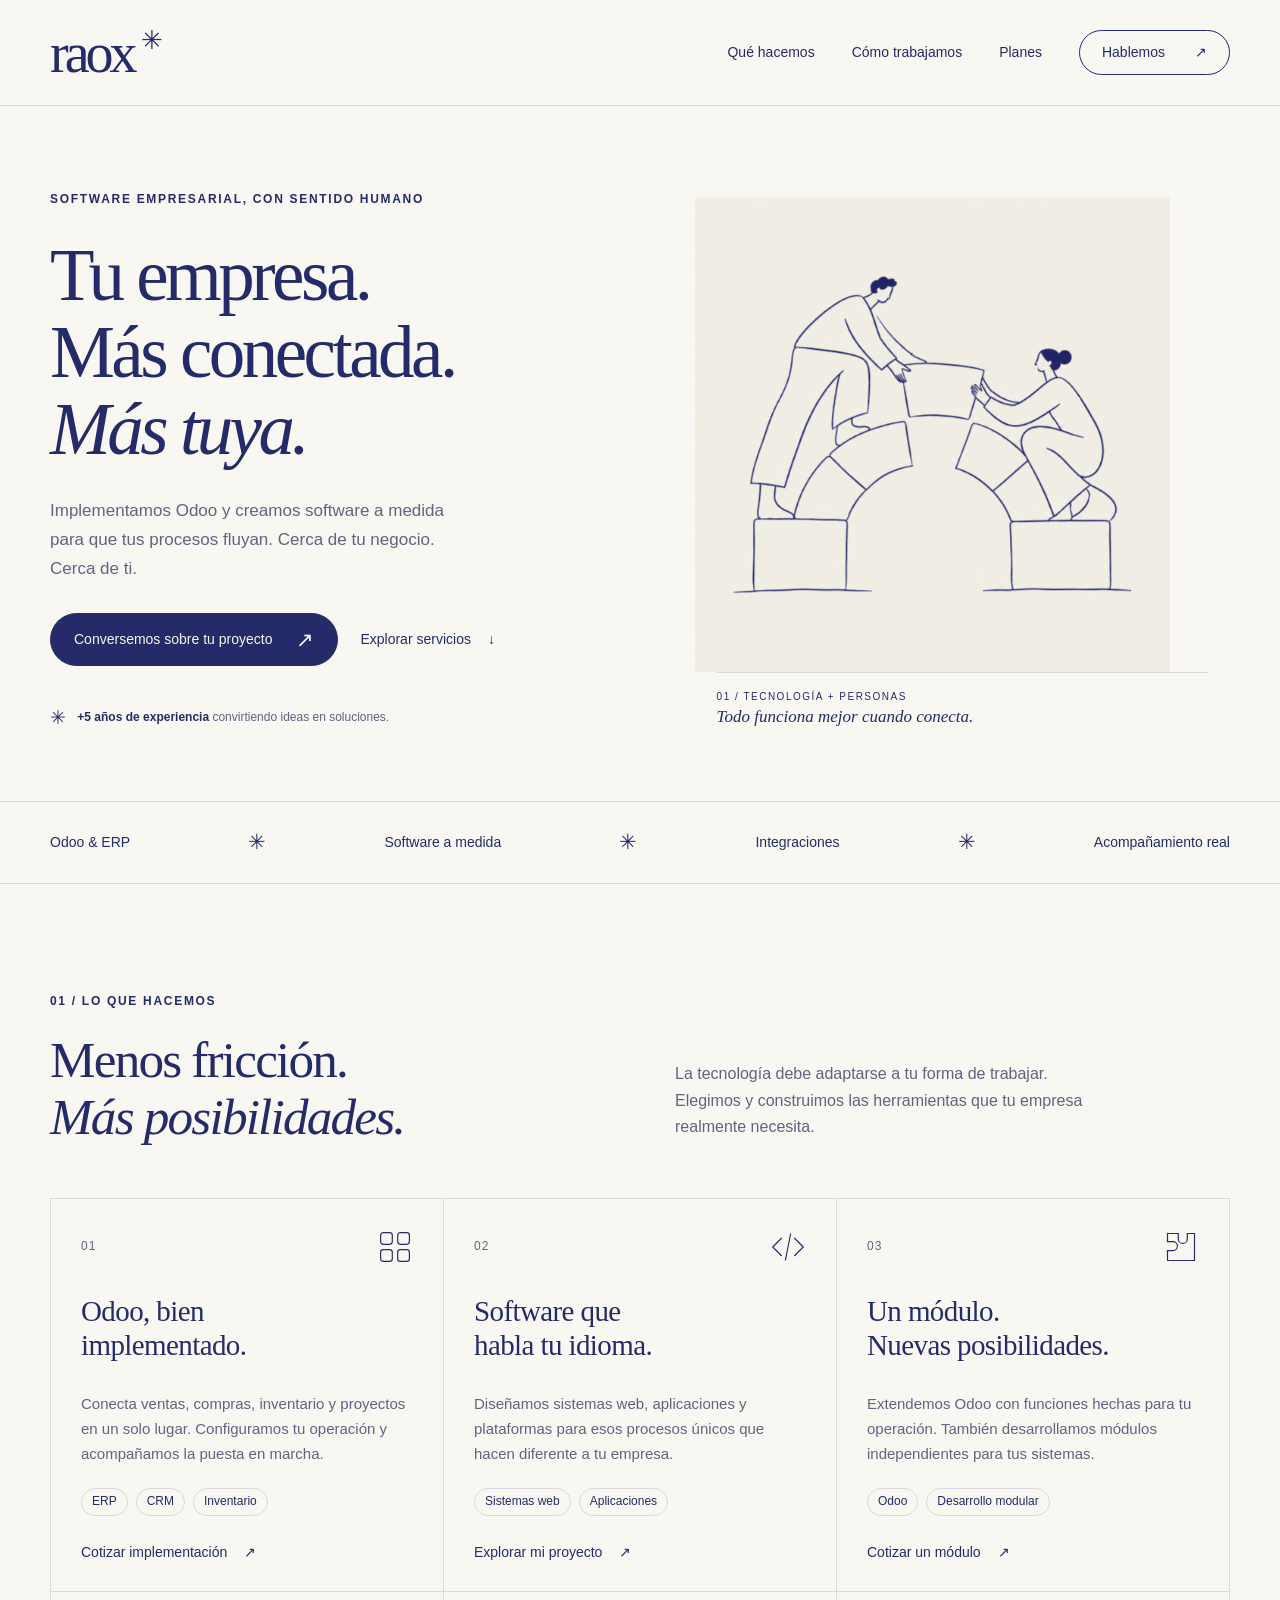
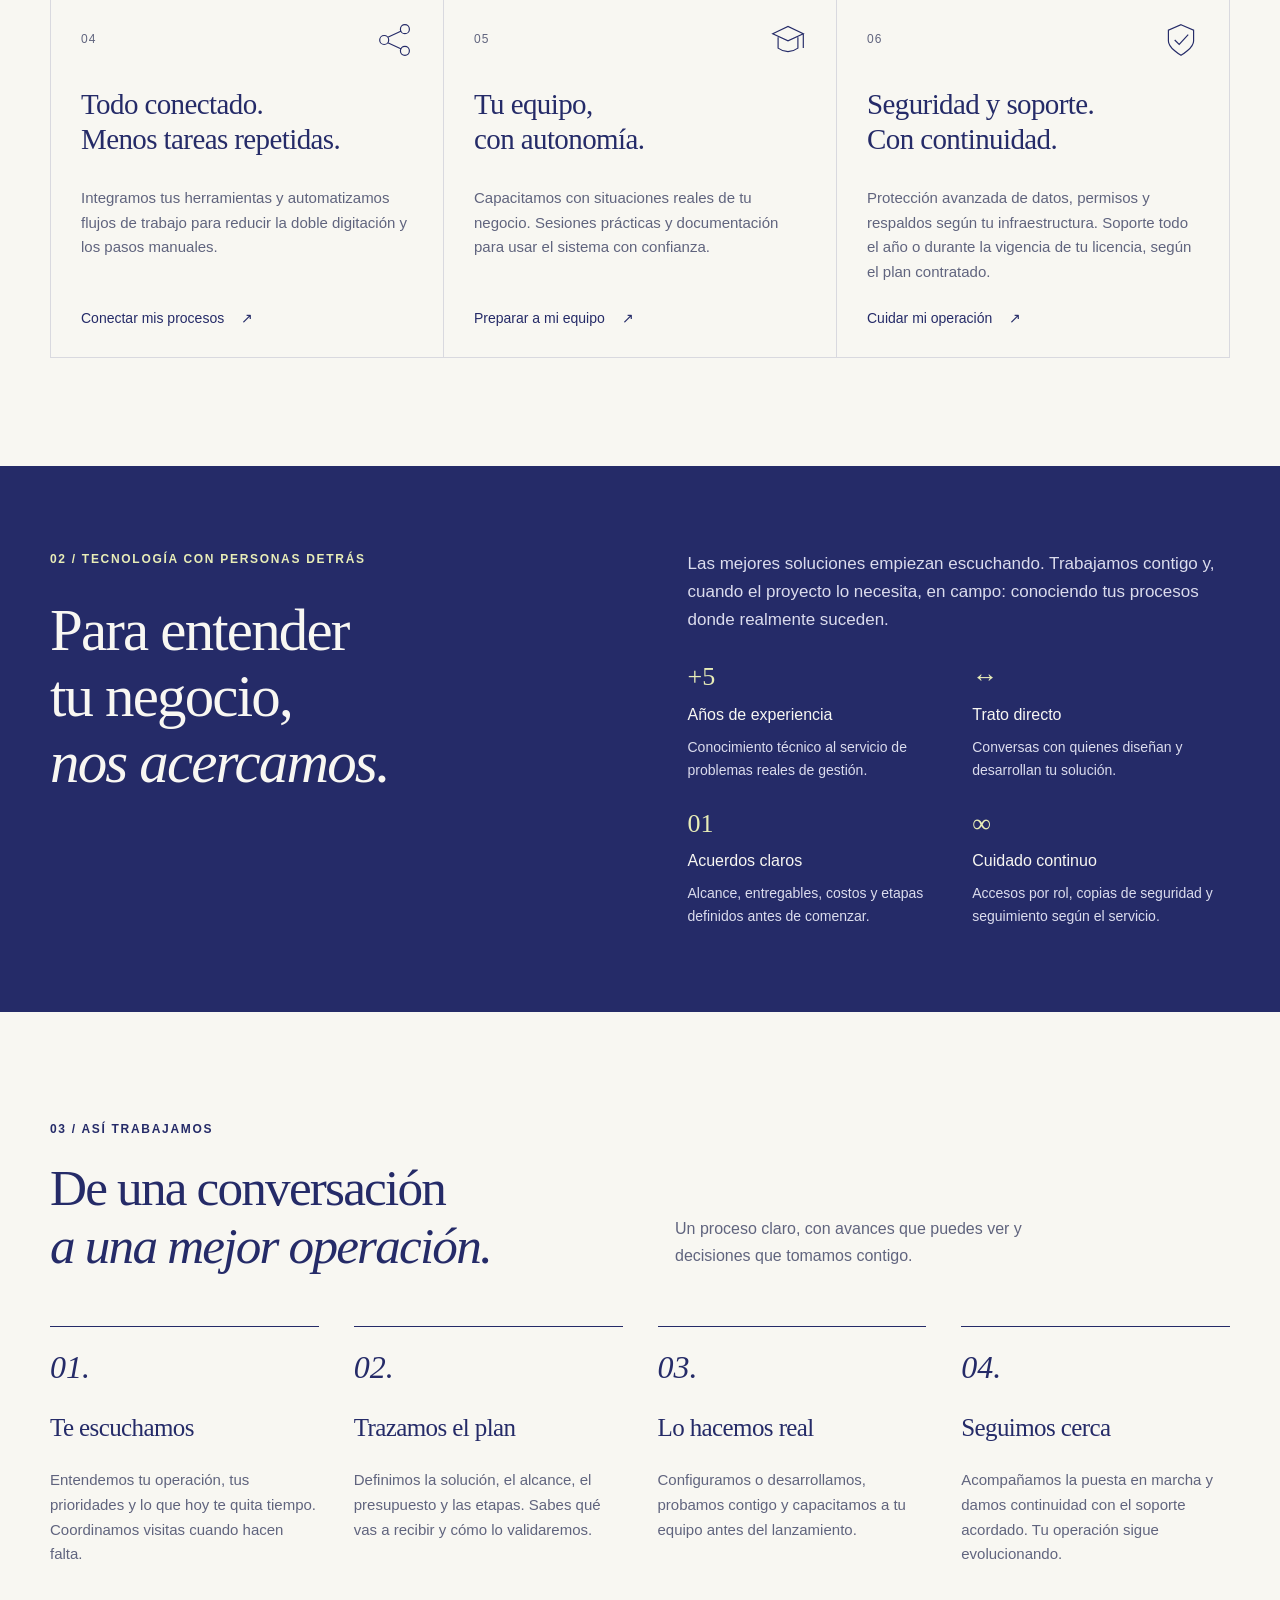
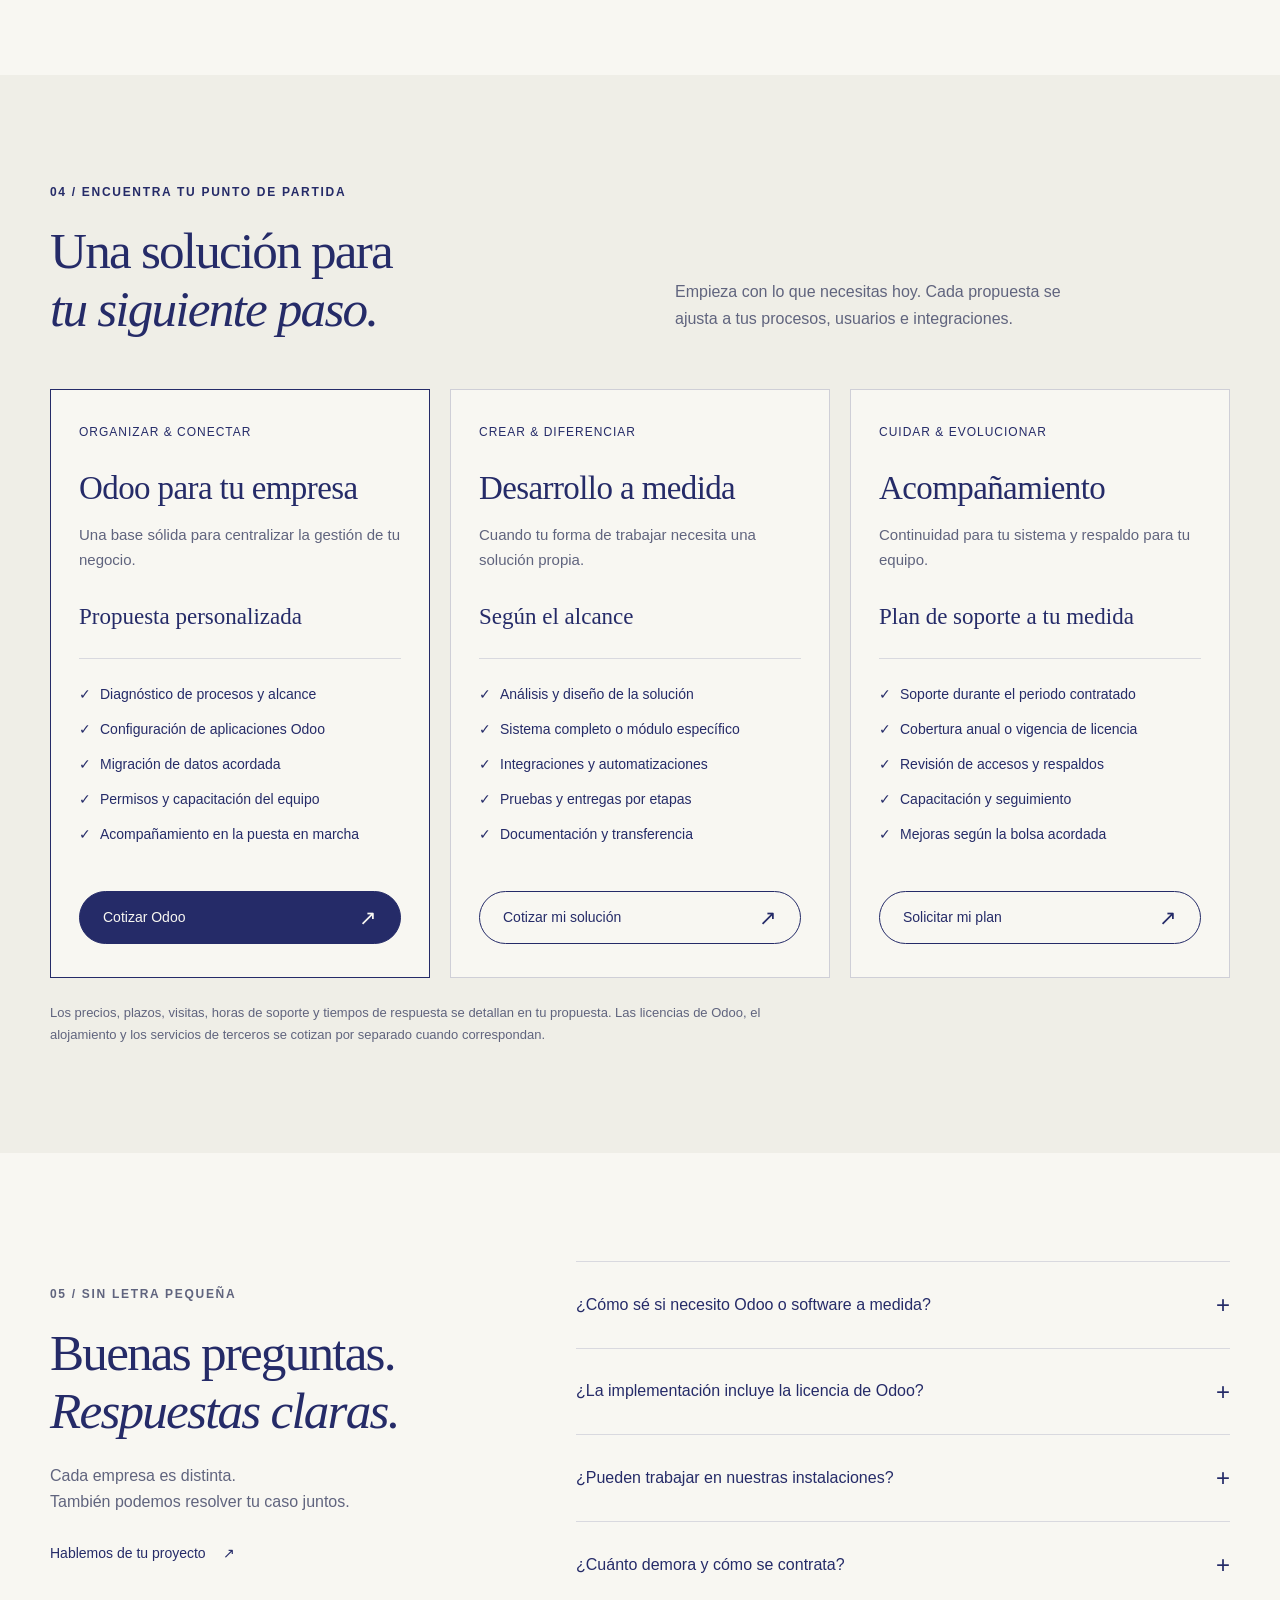
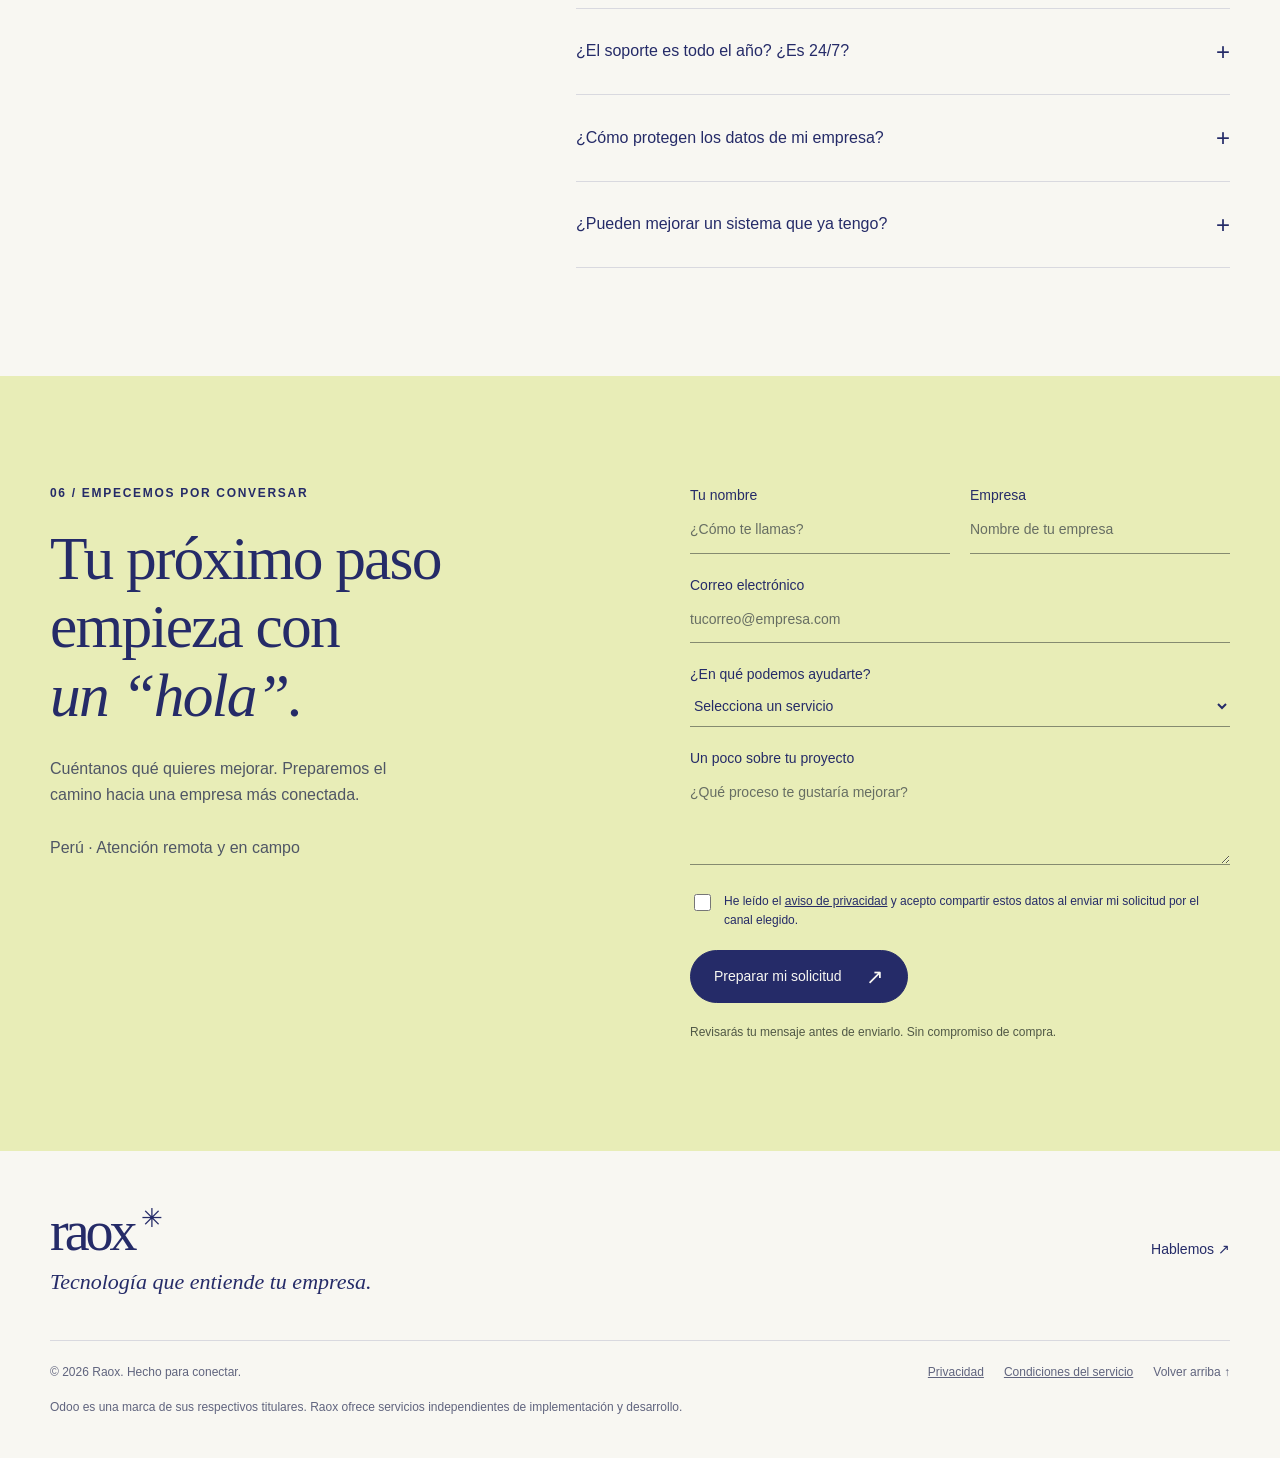
<file: index.html>
<!doctype html>
<html lang="es-PE">
<head>
<meta charset="utf-8"><meta name="viewport" content="width=device-width, initial-scale=1">
<meta name="theme-color" content="#f8f7f2">
<title>Raox — Odoo y software a la medida de tu empresa</title>
<meta name="description" content="Implementamos Odoo, creamos software a medida y conectamos tus procesos. Trabajo en campo, capacitación y soporte cercano. +5 años de experiencia.">
<link rel="canonical" href="https://raox.cc/">
<meta property="og:type" content="website"><meta property="og:locale" content="es_PE"><meta property="og:title" content="Raox — Tecnología que entiende tu empresa"><meta property="og:description" content="Odoo, software a medida y personas que te acompañan. Hagamos que tu empresa trabaje mejor."><meta property="og:url" content="https://raox.cc/">
<link rel="icon" href="assets/favicon.svg" type="image/svg+xml">
<link rel="stylesheet" href="styles.css"><script src="config.js" defer></script><script src="app.js" defer></script>
</head>
<body>
<a class="skip-link" href="#contenido">Saltar al contenido</a>
<header class="site-header"><div class="container nav-wrap">
<a class="brand" href="#inicio" aria-label="Raox, inicio">raox<span class="brand-star" aria-hidden="true">✳</span></a>
<button class="menu-toggle" type="button" aria-controls="navigation" aria-expanded="false">Menú <span aria-hidden="true">＋</span></button>
<nav id="navigation" aria-label="Navegación principal"><a href="#servicios">Qué hacemos</a><a href="#metodo">Cómo trabajamos</a><a href="#planes">Planes</a><a class="nav-cta" href="#contacto">Hablemos <span aria-hidden="true">↗</span></a></nav>
</div></header>
<main id="contenido">
<section class="hero container" id="inicio">
<div class="hero-copy"><p class="eyebrow">SOFTWARE EMPRESARIAL, CON SENTIDO HUMANO</p><h1>Tu empresa.<br>Más conectada.<br><em>Más tuya.</em></h1><p class="hero-description">Implementamos Odoo y creamos software a medida para que tus procesos fluyan. Cerca de tu negocio. Cerca de ti.</p><div class="hero-actions"><a class="button" href="#contacto">Conversemos sobre tu proyecto <span aria-hidden="true">↗</span></a><a class="text-link" href="#servicios">Explorar servicios <span aria-hidden="true">↓</span></a></div><p class="experience"><span aria-hidden="true">✳</span> <strong>+5 años de experiencia</strong> convirtiendo ideas en soluciones.</p></div>
<div class="hero-visual"><div class="art-frame" id="hero-art"><img src="assets/raox-hero.png" width="1024" height="1024" alt="Dos personas unen las piezas de un arco: tecnología construida en colaboración." fetchpriority="high"></div><p class="art-caption"><span>01 / TECNOLOGÍA + PERSONAS</span><span>Todo funciona mejor cuando conecta.</span></p></div>
</section>
<div class="capability-strip"><div class="container"><span>Odoo & ERP</span><span aria-hidden="true">✳</span><span>Software a medida</span><span aria-hidden="true">✳</span><span>Integraciones</span><span aria-hidden="true">✳</span><span>Acompañamiento real</span></div></div>
<section class="section container" id="servicios" aria-labelledby="services-title">
<div class="section-heading reveal"><div><p class="eyebrow section-label">01 / LO QUE HACEMOS</p><h2 id="services-title">Menos fricción.<br><em>Más posibilidades.</em></h2></div><p>La tecnología debe adaptarse a tu forma de trabajar. Elegimos y construimos las herramientas que tu empresa realmente necesita.</p></div>
<div class="services-grid">
<article class="service reveal"><div class="service-top"><span class="number">01</span><svg class="service-icon" viewBox="0 0 40 40" aria-hidden="true"><rect x="4" y="4" width="13" height="13" rx="3"/><rect x="23" y="4" width="13" height="13" rx="3"/><rect x="4" y="23" width="13" height="13" rx="3"/><rect x="23" y="23" width="13" height="13" rx="3"/></svg></div><h3>Odoo, bien<br>implementado.</h3><p>Conecta ventas, compras, inventario y proyectos en un solo lugar. Configuramos tu operación y acompañamos la puesta en marcha.</p><div class="tags"><span>ERP</span><span>CRM</span><span>Inventario</span></div><a class="text-link" href="#contacto" data-service="Implementación Odoo">Cotizar implementación <span aria-hidden="true">↗</span></a></article>
<article class="service reveal"><div class="service-top"><span class="number">02</span><svg class="service-icon" viewBox="0 0 40 40" aria-hidden="true"><path d="m13 10-10 10 10 10m14-20 10 10-10 10M23 5l-6 30"/></svg></div><h3>Software que<br>habla tu idioma.</h3><p>Diseñamos sistemas web, aplicaciones y plataformas para esos procesos únicos que hacen diferente a tu empresa.</p><div class="tags"><span>Sistemas web</span><span>Aplicaciones</span></div><a class="text-link" href="#contacto" data-service="Software a medida">Explorar mi proyecto <span aria-hidden="true">↗</span></a></article>
<article class="service reveal"><div class="service-top"><span class="number">03</span><svg class="service-icon" viewBox="0 0 40 40" aria-hidden="true"><path d="M5 5h12v6a5 5 0 0 0 10 0V5h8v30H5V24h6a5 5 0 0 0 0-10H5Z"/></svg></div><h3>Un módulo.<br>Nuevas posibilidades.</h3><p>Extendemos Odoo con funciones hechas para tu operación. También desarrollamos módulos independientes para tus sistemas.</p><div class="tags"><span>Odoo</span><span>Desarrollo modular</span></div><a class="text-link" href="#contacto" data-service="Desarrollo de módulos">Cotizar un módulo <span aria-hidden="true">↗</span></a></article>
<article class="service reveal"><div class="service-top"><span class="number">04</span><svg class="service-icon" viewBox="0 0 40 40" aria-hidden="true"><circle cx="8" cy="20" r="5"/><circle cx="31" cy="8" r="5"/><circle cx="31" cy="32" r="5"/><path d="m12 17 15-7M12 23l15 7"/></svg></div><h3>Todo conectado.<br>Menos tareas repetidas.</h3><p>Integramos tus herramientas y automatizamos flujos de trabajo para reducir la doble digitación y los pasos manuales.</p><a class="text-link" href="#contacto" data-service="Integraciones y automatizaciones">Conectar mis procesos <span aria-hidden="true">↗</span></a></article>
<article class="service reveal"><div class="service-top"><span class="number">05</span><svg class="service-icon" viewBox="0 0 40 40" aria-hidden="true"><path d="m3 13 17-8 17 8-17 8ZM9 17v12q11 8 22 0V17M37 13v16"/></svg></div><h3>Tu equipo,<br>con autonomía.</h3><p>Capacitamos con situaciones reales de tu negocio. Sesiones prácticas y documentación para usar el sistema con confianza.</p><a class="text-link" href="#contacto" data-service="Capacitación">Preparar a mi equipo <span aria-hidden="true">↗</span></a></article>
<article class="service reveal"><div class="service-top"><span class="number">06</span><svg class="service-icon" viewBox="0 0 40 40" aria-hidden="true"><path d="m20 3 14 6v12c0 8-14 16-14 16S6 29 6 21V9ZM13 20l5 5 10-11"/></svg></div><h3>Seguridad y soporte.<br>Con continuidad.</h3><p>Protección avanzada de datos, permisos y respaldos según tu infraestructura. Soporte todo el año o durante la vigencia de tu licencia, según el plan contratado.</p><a class="text-link" href="#contacto" data-service="Soporte y seguridad">Cuidar mi operación <span aria-hidden="true">↗</span></a></article>
</div></section>
<section class="closer" id="confianza" aria-labelledby="trust-title"><div class="container closer-grid"><div class="reveal"><p class="eyebrow">02 / TECNOLOGÍA CON PERSONAS DETRÁS</p><h2 id="trust-title">Para entender<br>tu negocio,<br><em>nos acercamos.</em></h2></div><div class="reveal"><p class="closer-intro">Las mejores soluciones empiezan escuchando. Trabajamos contigo y, cuando el proyecto lo necesita, en campo: conociendo tus procesos donde realmente suceden.</p><div class="commitments"><div><span class="commitment-mark">+5</span><h3>Años de experiencia</h3><p>Conocimiento técnico al servicio de problemas reales de gestión.</p></div><div><span class="commitment-mark">↔</span><h3>Trato directo</h3><p>Conversas con quienes diseñan y desarrollan tu solución.</p></div><div><span class="commitment-mark">01</span><h3>Acuerdos claros</h3><p>Alcance, entregables, costos y etapas definidos antes de comenzar.</p></div><div><span class="commitment-mark">∞</span><h3>Cuidado continuo</h3><p>Accesos por rol, copias de seguridad y seguimiento según el servicio.</p></div></div></div></div></section>
<section class="section container" id="metodo" aria-labelledby="method-title"><div class="section-heading reveal"><div><p class="eyebrow section-label">03 / ASÍ TRABAJAMOS</p><h2 id="method-title">De una conversación<br><em>a una mejor operación.</em></h2></div><p>Un proceso claro, con avances que puedes ver y decisiones que tomamos contigo.</p></div><div class="steps"><article class="step reveal"><span class="step-number">01.</span><h3>Te escuchamos</h3><p>Entendemos tu operación, tus prioridades y lo que hoy te quita tiempo. Coordinamos visitas cuando hacen falta.</p></article><article class="step reveal"><span class="step-number">02.</span><h3>Trazamos el plan</h3><p>Definimos la solución, el alcance, el presupuesto y las etapas. Sabes qué vas a recibir y cómo lo validaremos.</p></article><article class="step reveal"><span class="step-number">03.</span><h3>Lo hacemos real</h3><p>Configuramos o desarrollamos, probamos contigo y capacitamos a tu equipo antes del lanzamiento.</p></article><article class="step reveal"><span class="step-number">04.</span><h3>Seguimos cerca</h3><p>Acompañamos la puesta en marcha y damos continuidad con el soporte acordado. Tu operación sigue evolucionando.</p></article></div></section>
<section class="section plans-section" id="planes" aria-labelledby="plans-title"><div class="container"><div class="section-heading reveal"><div><p class="eyebrow section-label">04 / ENCUENTRA TU PUNTO DE PARTIDA</p><h2 id="plans-title">Una solución para<br><em>tu siguiente paso.</em></h2></div><p>Empieza con lo que necesitas hoy. Cada propuesta se ajusta a tus procesos, usuarios e integraciones.</p></div><div class="plans">
<article class="plan featured reveal"><p class="plan-label">ORGANIZAR & CONECTAR</p><h3>Odoo para tu empresa</h3><p>Una base sólida para centralizar la gestión de tu negocio.</p><div class="plan-price">Propuesta personalizada</div><ul><li>Diagnóstico de procesos y alcance</li><li>Configuración de aplicaciones Odoo</li><li>Migración de datos acordada</li><li>Permisos y capacitación del equipo</li><li>Acompañamiento en la puesta en marcha</li></ul><a class="button" href="#contacto" data-service="Implementación Odoo" data-checkout="odoo">Cotizar Odoo <span aria-hidden="true">↗</span></a></article>
<article class="plan reveal"><p class="plan-label">CREAR & DIFERENCIAR</p><h3>Desarrollo a medida</h3><p>Cuando tu forma de trabajar necesita una solución propia.</p><div class="plan-price">Según el alcance</div><ul><li>Análisis y diseño de la solución</li><li>Sistema completo o módulo específico</li><li>Integraciones y automatizaciones</li><li>Pruebas y entregas por etapas</li><li>Documentación y transferencia</li></ul><a class="button button-outline" href="#contacto" data-service="Software a medida" data-checkout="software">Cotizar mi solución <span aria-hidden="true">↗</span></a></article>
<article class="plan reveal"><p class="plan-label">CUIDAR & EVOLUCIONAR</p><h3>Acompañamiento</h3><p>Continuidad para tu sistema y respaldo para tu equipo.</p><div class="plan-price">Plan de soporte a tu medida</div><ul><li>Soporte durante el periodo contratado</li><li>Cobertura anual o vigencia de licencia</li><li>Revisión de accesos y respaldos</li><li>Capacitación y seguimiento</li><li>Mejoras según la bolsa acordada</li></ul><a class="button button-outline" href="#contacto" data-service="Soporte y seguridad" data-checkout="soporte">Solicitar mi plan <span aria-hidden="true">↗</span></a></article>
</div><p class="plans-note">Los precios, plazos, visitas, horas de soporte y tiempos de respuesta se detallan en tu propuesta. Las licencias de Odoo, el alojamiento y los servicios de terceros se cotizan por separado cuando correspondan.</p></div></section>
<section class="section container" id="preguntas" aria-labelledby="faq-title"><div class="faq-layout"><div class="faq-intro reveal"><p class="eyebrow section-label">05 / SIN LETRA PEQUEÑA</p><h2 id="faq-title">Buenas preguntas.<br><em>Respuestas claras.</em></h2><p>Cada empresa es distinta.<br>También podemos resolver tu caso juntos.</p><a class="text-link" href="#contacto">Hablemos de tu proyecto <span aria-hidden="true">↗</span></a></div><div class="faq-list reveal">
<details><summary>¿Cómo sé si necesito Odoo o software a medida?</summary><p>Primero revisamos tus procesos. Si Odoo cubre tus necesidades, lo configuramos; si hace falta una función específica, podemos desarrollar un módulo. Si tu operación requiere otra solución, planteamos un sistema a medida.</p></details>
<details><summary>¿La implementación incluye la licencia de Odoo?</summary><p>La implementación y las licencias son conceptos distintos. La propuesta indicará la edición, las aplicaciones, el alojamiento y los costos de terceros que correspondan. No publicamos una tarifa de licencia fija en esta web.</p></details>
<details><summary>¿Pueden trabajar en nuestras instalaciones?</summary><p>Sí. Coordinamos trabajo en campo para conocer tu operación, validar procesos o capacitar a tu equipo. La cobertura, disponibilidad, viáticos y número de visitas se acuerdan antes de contratar.</p></details>
<details><summary>¿Cuánto demora y cómo se contrata?</summary><p>Depende del alcance, las integraciones y los datos que haya que migrar. Preparamos una propuesta con etapas, entregables, plazos y forma de pago. La contratación se confirma después de que apruebes esas condiciones.</p></details>
<details><summary>¿El soporte es todo el año? ¿Es 24/7?</summary><p>Ofrecemos cobertura anual o durante la vigencia de la licencia, según el plan contratado. Eso no implica atención 24/7: horarios, canales, horas incluidas y tiempos de respuesta quedan definidos en el acuerdo de soporte.</p></details>
<details><summary>¿Cómo protegen los datos de mi empresa?</summary><p>Definimos medidas según tu infraestructura y el alcance contratado: permisos por rol, conexiones cifradas, copias de seguridad, revisión de accesos y pruebas de recuperación. Las responsabilidades y la frecuencia de estas tareas se documentan en la propuesta.</p></details>
<details><summary>¿Pueden mejorar un sistema que ya tengo?</summary><p>Sí. Revisamos primero su estado, documentación, accesos y compatibilidad. Con ese diagnóstico proponemos módulos, integraciones o mejoras viables, y definimos cómo intervenir sin perder de vista tu operación diaria.</p></details>
</div></div></section>
<section class="section contact-section" id="contacto" aria-labelledby="contact-title"><div class="container contact-layout"><div class="contact-copy reveal"><p class="eyebrow section-label">06 / EMPECEMOS POR CONVERSAR</p><h2 id="contact-title">Tu próximo paso<br>empieza con<br><em>un “hola”.</em></h2><p>Cuéntanos qué quieres mejorar. Preparemos el camino hacia una empresa más conectada.</p><p data-service-area>Perú · Atención remota y en campo</p><div class="contact-channel"><a class="text-link" data-whatsapp hidden target="_blank" rel="noopener noreferrer">Conversar por WhatsApp <span aria-hidden="true">↗</span></a><a class="text-link" data-email hidden></a></div></div>
<form class="contact-form reveal" id="quote-form"><div class="field-pair"><label>Tu nombre <input name="name" autocomplete="name" placeholder="¿Cómo te llamas?" required maxlength="100"></label><label>Empresa <input name="company" autocomplete="organization" placeholder="Nombre de tu empresa" required maxlength="150"></label></div><label>Correo electrónico <input type="email" name="email" autocomplete="email" placeholder="tucorreo@empresa.com" required maxlength="180"></label><label>¿En qué podemos ayudarte? <select name="service" id="service-select" required><option value="" disabled selected>Selecciona un servicio</option><option>Implementación Odoo</option><option>Software a medida</option><option>Desarrollo de módulos</option><option>Integraciones y automatizaciones</option><option>Capacitación</option><option>Soporte y seguridad</option><option>Necesito orientación</option></select></label><label>Un poco sobre tu proyecto <textarea name="message" placeholder="¿Qué proceso te gustaría mejorar?" required minlength="10" maxlength="2000" rows="3"></textarea></label><label class="consent"><input type="checkbox" name="consent" required><span>He leído el <button class="inline-button" type="button" data-dialog="privacy">aviso de privacidad</button> y acepto compartir estos datos al enviar mi solicitud por el canal elegido.</span></label><button class="button" type="submit">Preparar mi solicitud <span aria-hidden="true">↗</span></button><p class="form-note">Revisarás tu mensaje antes de enviarlo. Sin compromiso de compra.</p><noscript><p>Activa JavaScript para preparar tu solicitud y ver los canales de contacto.</p></noscript><div class="request-result" id="request-result" tabindex="-1" hidden><h3>Tu conversación empieza aquí.</h3><p id="result-help"></p><pre class="request-summary" id="request-summary"></pre><div class="result-actions"><a class="button" id="send-whatsapp" hidden target="_blank" rel="noopener noreferrer">Enviar por WhatsApp ↗</a><a class="button" id="send-email" hidden>Enviar por correo ↗</a><button type="button" class="inline-button" id="download-request">Descargar solicitud</button></div><p class="form-note" role="status" id="result-status">Solicitud preparada. Todavía no se ha enviado.</p></div></form></div></section>

</main><footer class="site-footer container"><div class="footer-top"><div><a class="brand" href="#inicio" aria-label="Raox, volver al inicio">raox<span class="brand-star" aria-hidden="true">✳</span></a><p class="footer-tagline">Tecnología que entiende tu empresa.</p></div><div class="social-links"><a data-social="facebook" hidden target="_blank" rel="noopener noreferrer">Facebook ↗</a><a data-social="tiktok" hidden target="_blank" rel="noopener noreferrer">TikTok ↗</a><a href="#contacto">Hablemos ↗</a></div></div><p class="legal-data" id="legal-data" hidden></p><div class="footer-bottom"><span>© <span id="year">2026</span> Raox. Hecho para conectar.</span><div class="footer-legal"><button class="inline-button" data-dialog="privacy" type="button">Privacidad</button><button class="inline-button" data-dialog="terms" type="button">Condiciones del servicio</button><a href="#inicio">Volver arriba ↑</a></div></div><p class="legal-data">Odoo es una marca de sus respectivos titulares. Raox ofrece servicios independientes de implementación y desarrollo.</p></footer>
<dialog id="privacy" aria-labelledby="privacy-title"><button type="button" class="close-dialog">Cerrar ×</button><h2 id="privacy-title">Tu información, con claridad.</h2><p>Este sitio prepara tu solicitud en tu navegador. El formulario no envía ni almacena tus datos en un servidor de Raox y no utiliza cookies de analítica ni publicidad.</p><p>Solo cuando eliges enviar por WhatsApp o correo compartes tu nombre, empresa, correo y descripción con el canal indicado. Esos servicios tienen sus propias políticas de privacidad. Una descarga guarda la solicitud en tu dispositivo.</p><p>La finalidad de la solicitud es evaluar tu proyecto, responder consultas y preparar una propuesta. Evita incluir contraseñas, información confidencial o datos de terceros.</p><p id="privacy-contact">Cuando se habilite un canal de contacto de Raox, podrás utilizarlo para consultar sobre el tratamiento de tus datos.</p><p>El proveedor de alojamiento puede procesar datos técnicos de acceso, como dirección IP y registros de seguridad, conforme a su política. Este aviso describe el funcionamiento de esta web; el tratamiento de datos de un proyecto se acuerda por separado.</p></dialog>
<dialog id="terms" aria-labelledby="terms-title"><button type="button" class="close-dialog">Cerrar ×</button><h2 id="terms-title">Antes de empezar.</h2><p>La información de esta web describe nuestros servicios. Preparar o enviar una solicitud no constituye una compra ni confirma una contratación.</p><p>Cada proyecto requiere una propuesta aceptada con alcance, precio, impuestos aplicables, entregables, cronograma, responsabilidades, condiciones de pago y criterios de aceptación.</p><p>Las licencias, alojamiento, integraciones de terceros, visitas y servicios de soporte se detallan por separado cuando corresponda. La cobertura anual de soporte no implica disponibilidad 24/7.</p><p>Si se habilita un enlace de pago, revisa primero la oferta y las condiciones acordadas. La seguridad, el mantenimiento, la propiedad de los entregables y el uso de los datos se definen en el acuerdo del proyecto.</p></dialog>

</body></html>
</file>
<file: styles.css>
:root{--paper:#f8f7f2;--ink:#252b68;--muted:#60647e;--line:#d9d9df;--soft:#efeee7;--lime:#e8edb7;--serif:Georgia,'Times New Roman',serif;--sans:Arial,Helvetica,sans-serif;--max:1240px}
*{box-sizing:border-box}html{scroll-behavior:smooth;scroll-padding-top:100px}body{margin:0;background:var(--paper);color:var(--ink);font:16px/1.65 var(--sans);-webkit-font-smoothing:antialiased}a{color:inherit;text-decoration:none}button,input,select,textarea{font:inherit}button,a,input,select,textarea,summary{-webkit-tap-highlight-color:transparent}button{cursor:pointer}a:focus-visible,button:focus-visible,summary:focus-visible,input:focus-visible,select:focus-visible,textarea:focus-visible{outline:3px solid #8870cf;outline-offset:5px}button{color:inherit}::selection{background:var(--lime);color:var(--ink)}img{max-width:100%;display:block}.container{width:min(var(--max),calc(100% - 100px));margin-inline:auto}.skip-link{position:fixed;left:16px;top:-90px;background:var(--ink);color:white;padding:12px 20px;z-index:100}.skip-link:focus{top:12px}.site-header{border-bottom:1px solid var(--line);background:var(--paper);position:relative;z-index:10}.nav-wrap{display:flex;justify-content:space-between;align-items:center;min-height:105px}.brand{display:inline-flex;align-items:flex-start;font-family:var(--serif);font-size:56px;line-height:1;letter-spacing:-4px}.brand-star{font:26px var(--sans);margin:0 0 0 7px;letter-spacing:0}nav{display:flex;align-items:center;gap:37px;font-size:14px}nav a{padding-block:10px}nav a:hover,.text-link:hover{text-decoration:underline;text-underline-offset:6px}.nav-cta{border:1px solid var(--ink);border-radius:30px;padding:10px 22px;display:flex;gap:30px}.menu-toggle{display:none}.hero{display:grid;grid-template-columns:1.12fr 1fr;align-items:center;gap:45px;padding-block:84px 68px}.eyebrow{font-size:12px;letter-spacing:1.7px;line-height:1.6;font-weight:600;margin:0 0 29px}h1,h2,h3,p{margin-top:0}h1{font:clamp(56px,5.7vw,83px)/1.055 var(--serif);letter-spacing:-3.5px;margin-bottom:28px}em{font-weight:400}h1 em{position:relative}.hero-description{max-width:430px;font-size:17px;color:var(--muted);line-height:1.7;margin-bottom:29px}.hero-actions{display:flex;gap:22px;align-items:center;flex-wrap:wrap}.button{display:inline-flex;gap:24px;align-items:center;justify-content:space-between;background:var(--ink);border:1px solid var(--ink);color:var(--paper);border-radius:32px;padding:15px 23px;font-size:14px;line-height:1.5;transition:transform .2s,background .2s}.button:hover{background:#383f82;transform:translateY(-2px)}.button span{font-size:21px;line-height:1}.text-link{font-size:14px;display:inline-flex;gap:17px;align-items:center}.experience{font-size:12px;margin:36px 0 0;color:var(--muted)}.experience>span{font-size:19px;color:var(--ink);vertical-align:middle;margin-right:8px}.experience strong{font-weight:600;color:var(--ink)}.art-frame{aspect-ratio:1;display:flex;align-items:center;justify-content:center;max-height:475px}.art-frame img{width:100%;height:100%;object-fit:contain;mix-blend-mode:multiply;animation:art-arrive 1.1s both}.art-caption{display:flex;flex-direction:column;gap:5px;border-top:1px solid var(--line);padding-top:18px;margin:0 22px;font:italic 17px var(--serif)}.art-caption span:first-child{font:10px var(--sans);letter-spacing:1.5px}.capability-strip{border-top:1px solid var(--line);border-bottom:1px solid var(--line)}.capability-strip .container{display:flex;align-items:center;justify-content:space-between;gap:20px;padding-block:23px;font-size:14px}.capability-strip span:nth-child(even){font-size:21px}.section{padding-block:108px}.section-heading{display:grid;grid-template-columns:1fr 1fr;gap:70px;align-items:end;margin-bottom:52px}h2{font:clamp(38px,4vw,56px)/1.12 var(--serif);letter-spacing:-1.8px;margin-bottom:0}.section-heading>p{max-width:420px;color:var(--muted);margin-bottom:5px}.eyebrow.section-label{margin-bottom:20px}h3{font:29px/1.2 var(--serif);letter-spacing:-.6px}.services-grid{display:grid;grid-template-columns:repeat(3,1fr);border-top:1px solid var(--line);border-left:1px solid var(--line)}.service{border-bottom:1px solid var(--line);border-right:1px solid var(--line);padding:30px 30px 27px;display:flex;flex-direction:column;align-items:start}.service-top{width:100%;display:flex;justify-content:space-between;align-items:center;margin-bottom:29px}.number{font-size:12px;letter-spacing:1px;color:var(--muted)}.service-icon{width:36px;height:36px;stroke:currentColor;stroke-width:1.3;fill:none}.service p{color:var(--muted);font-size:15px;margin-bottom:22px}.service .text-link{margin-top:auto}.tags{display:flex;gap:8px;flex-wrap:wrap;margin:0 0 25px}.tags span{font-size:12px;border:1px solid var(--line);border-radius:20px;padding:3px 10px}.closer{background:var(--ink);color:var(--paper);padding-block:84px}.closer-grid{display:grid;grid-template-columns:1fr 1fr;gap:95px}.closer h2{font-size:clamp(42px,4.6vw,66px);max-width:500px}.closer .eyebrow{color:var(--lime)}.closer p{color:#dbdced}.closer-intro{font-size:17px}.commitments{margin-top:28px;display:grid;grid-template-columns:1fr 1fr;gap:27px}.commitments h3{font:16px var(--sans);letter-spacing:0;margin:12px 0}.commitments p{font-size:14px;margin:0}.commitment-mark{font:26px var(--serif);color:var(--lime)}.steps{display:grid;grid-template-columns:repeat(4,1fr);gap:35px}.step{border-top:1px solid var(--ink);padding-top:22px}.step-number{font:italic 32px var(--serif);margin-bottom:27px;display:block}.step h3{font-size:25px}.step p{font-size:15px;color:var(--muted);margin-bottom:0}.plans-section{background:var(--soft)}.plans{display:grid;grid-template-columns:repeat(3,1fr);gap:20px}.plan{padding:33px 28px;border:1px solid #cfcfd7;display:flex;flex-direction:column;background:var(--paper);position:relative}.plan.featured{border-color:var(--ink)}.plan-label{font-size:12px;letter-spacing:1px;text-transform:uppercase;margin-bottom:26px}.plan h3{font-size:33px;margin-bottom:15px}.plan>p:not(.plan-label){color:var(--muted);font-size:15px}.plan-price{font-family:var(--serif);font-size:23px;margin-top:10px;padding-bottom:22px;border-bottom:1px solid var(--line)}.plan ul{list-style:none;padding:0;margin:24px 0 33px;font-size:14px}.plan li{padding-left:21px;margin-bottom:12px;position:relative}.plan li:before{content:'✓';position:absolute;left:0}.plan .button{margin-top:auto}.button-outline{background:transparent;color:var(--ink)}.button-outline:hover{background:var(--lime)}.plans-note{font-size:13px;color:var(--muted);margin:24px 0 0;max-width:780px}.faq-layout{display:grid;grid-template-columns:.8fr 1.2fr;gap:90px}.faq-intro p{color:var(--muted);margin:24px 0}.faq-list{border-top:1px solid var(--line)}details{border-bottom:1px solid var(--line)}summary{display:flex;justify-content:space-between;align-items:center;gap:20px;list-style:none;padding:23px 0;font-size:16px;cursor:pointer}summary::-webkit-details-marker{display:none}summary:after{content:'+';font-size:24px;font-weight:400}details[open] summary:after{content:'−'}details p{color:var(--muted);font-size:15px;margin:0 30px 25px 0}.contact-section{background:var(--lime)}.contact-layout{display:grid;grid-template-columns:1fr 1fr;gap:100px}.contact-copy h2{font-size:clamp(45px,4.8vw,65px)}.contact-copy>p:not(.eyebrow){margin:26px 0;color:#4f5665;max-width:350px}.contact-channel{margin-top:35px;display:flex;align-items:start;flex-direction:column;gap:16px}.contact-form{display:grid;gap:20px}.field-pair{display:grid;grid-template-columns:1fr 1fr;gap:20px}label{display:block;font-size:14px}input,select,textarea{width:100%;border:0;border-bottom:1px solid #858b70;border-radius:0;background:transparent;padding:11px 0;color:var(--ink);outline-offset:4px;min-width:0}textarea{resize:vertical;min-height:95px}input::placeholder,textarea::placeholder{color:#676e63;opacity:1}select{padding-right:24px}option{background:var(--paper);color:var(--ink)}.consent{display:flex;gap:10px;align-items:flex-start;font-size:12px;line-height:1.6}.consent input{width:17px;height:17px;flex-shrink:0;accent-color:var(--ink);margin-top:2px}.inline-button{border:0;background:none;padding:0;text-decoration:underline;font:inherit}.form-note{font-size:12px;color:#505846;margin:0}.contact-form .button{justify-self:start}.request-result{border:1px solid var(--ink);padding:20px;margin-top:8px}.request-result h3{font-size:24px;margin-bottom:12px}.request-result p{font-size:14px}.result-actions{display:flex;gap:16px;flex-wrap:wrap}.result-actions a,.result-actions button{font-size:14px}.request-summary{white-space:pre-wrap;font:14px/1.6 var(--sans);overflow-wrap:anywhere;background:#ffffff55;padding:16px;max-height:230px;overflow:auto}.site-footer{padding-block:52px 25px}.footer-top{display:flex;align-items:center;justify-content:space-between;gap:30px;margin-bottom:45px}.footer-tagline{font:italic 22px var(--serif);margin:10px 0 0}.social-links{display:flex;gap:25px;font-size:14px}.footer-bottom{border-top:1px solid var(--line);padding-top:22px;display:flex;justify-content:space-between;gap:20px;font-size:12px;color:var(--muted)}.footer-legal{display:flex;gap:20px;flex-wrap:wrap}.legal-data{font-size:12px;margin:15px 0;color:var(--muted)}dialog{width:min(640px,calc(100% - 32px));padding:35px;background:var(--paper);color:var(--ink);border:1px solid var(--ink);max-height:85vh}dialog::backdrop{background:#14193888}dialog h2{font-size:36px;margin:20px 0}dialog p{font-size:15px}dialog .close-dialog{float:right;border:1px solid var(--line);border-radius:20px;background:none;padding:6px 15px;font-size:14px}[hidden]{display:none!important}.reveal{transition:opacity .65s,transform .65s}.js-motion .reveal:not(.visible){opacity:0;transform:translateY(18px)}@keyframes art-arrive{from{opacity:0;transform:translateY(12px)}to{opacity:1;transform:translateY(0)}}
@media(min-width:1500px){.hero{padding-block:110px 90px}}
@media(max-width:1050px){.container{width:calc(100% - 64px)}.hero{gap:20px;padding-top:65px}h1{font-size:63px}.hero-actions{gap:18px}.closer-grid,.contact-layout{gap:50px}.faq-layout{gap:45px}.service{padding:25px}.section{padding-block:80px}.section-heading{gap:40px}.plan{padding:25px 22px}nav{gap:25px}}
@media(max-width:760px){html{scroll-padding-top:24px}.container{width:calc(100% - 40px)}.nav-wrap{min-height:82px;flex-wrap:wrap}.brand{font-size:47px}.brand-star{font-size:22px}.menu-toggle{display:flex;align-items:center;gap:16px;border:1px solid var(--line);border-radius:25px;background:none;padding:8px 15px;font-size:14px}nav{width:100%;flex-direction:column;align-items:stretch;gap:0;padding-bottom:20px}nav a{padding:12px 0}.nav-cta{padding:12px 18px;max-width:180px;margin-top:10px}.js-menu nav:not(.is-open){display:none}.hero{grid-template-columns:1fr;gap:28px;padding-block:48px 38px}h1{font-size:clamp(53px,11vw,76px);letter-spacing:-2.8px}.eyebrow{font-size:10px;letter-spacing:1.25px;margin-bottom:24px}.hero-description{font-size:16px;max-width:470px}.hero-visual{width:min(100%,440px);margin:auto}.art-frame{max-height:350px}.art-caption{margin:0}.experience{line-height:1.8;margin-top:25px}.capability-strip .container{flex-wrap:wrap;justify-content:center;gap:10px 21px;font-size:12px;padding-block:17px}.capability-strip span:nth-child(even){font-size:15px}.capability-strip span:nth-child(4){display:none}.section{padding-block:64px}.section-heading{grid-template-columns:1fr;gap:24px;margin-bottom:34px}h2{font-size:42px}.section-heading>p{font-size:15px}.services-grid{grid-template-columns:1fr 1fr}.service{padding:25px 20px}.service h3{font-size:25px}.service p{font-size:14px}.closer{padding-block:64px}.closer-grid,.faq-layout,.contact-layout{grid-template-columns:1fr;gap:35px}.steps{grid-template-columns:1fr 1fr;gap:30px}.step-number{margin-bottom:20px}.plans{grid-template-columns:1fr}.plan{padding:30px}.plan ul{margin-bottom:25px}.plan .button{align-self:stretch}.faq-intro p{margin-bottom:0}.contact-copy>p:not(.eyebrow){max-width:450px}.contact-channel{margin-top:20px}.footer-top,.footer-bottom{flex-direction:column;align-items:flex-start}.footer-top{margin-bottom:30px}.footer-bottom{gap:15px}.social-links{flex-wrap:wrap}.footer-tagline{font-size:20px}}
@media(max-width:420px){.services-grid{grid-template-columns:1fr}.hero-actions{align-items:flex-start;flex-direction:column}.button{font-size:13px;padding:14px 19px}.field-pair{grid-template-columns:1fr}.steps{grid-template-columns:1fr}.commitments{gap:20px}.art-frame{max-height:310px}.contact-copy h2{font-size:44px}}
@media(prefers-reduced-motion:reduce){html{scroll-behavior:auto}*,*:before,*:after{animation:none!important;transition:none!important}.js-motion .reveal:not(.visible){opacity:1;transform:none}}
/* Prevent long service names from imposing a minimum grid width. */
.plan,.service,.contact-form,.hero-copy{min-width:0}
@media(max-width:420px){.plan{padding:26px 20px}.plan h3{font-size:29px}.plan-price{font-size:22px}}
@media(min-width:761px) and (max-width:1000px){.plans{grid-template-columns:1fr}.plan{padding:32px}.plan .button{align-self:flex-start}.services-grid{grid-template-columns:repeat(2,1fr)}}
</file>
